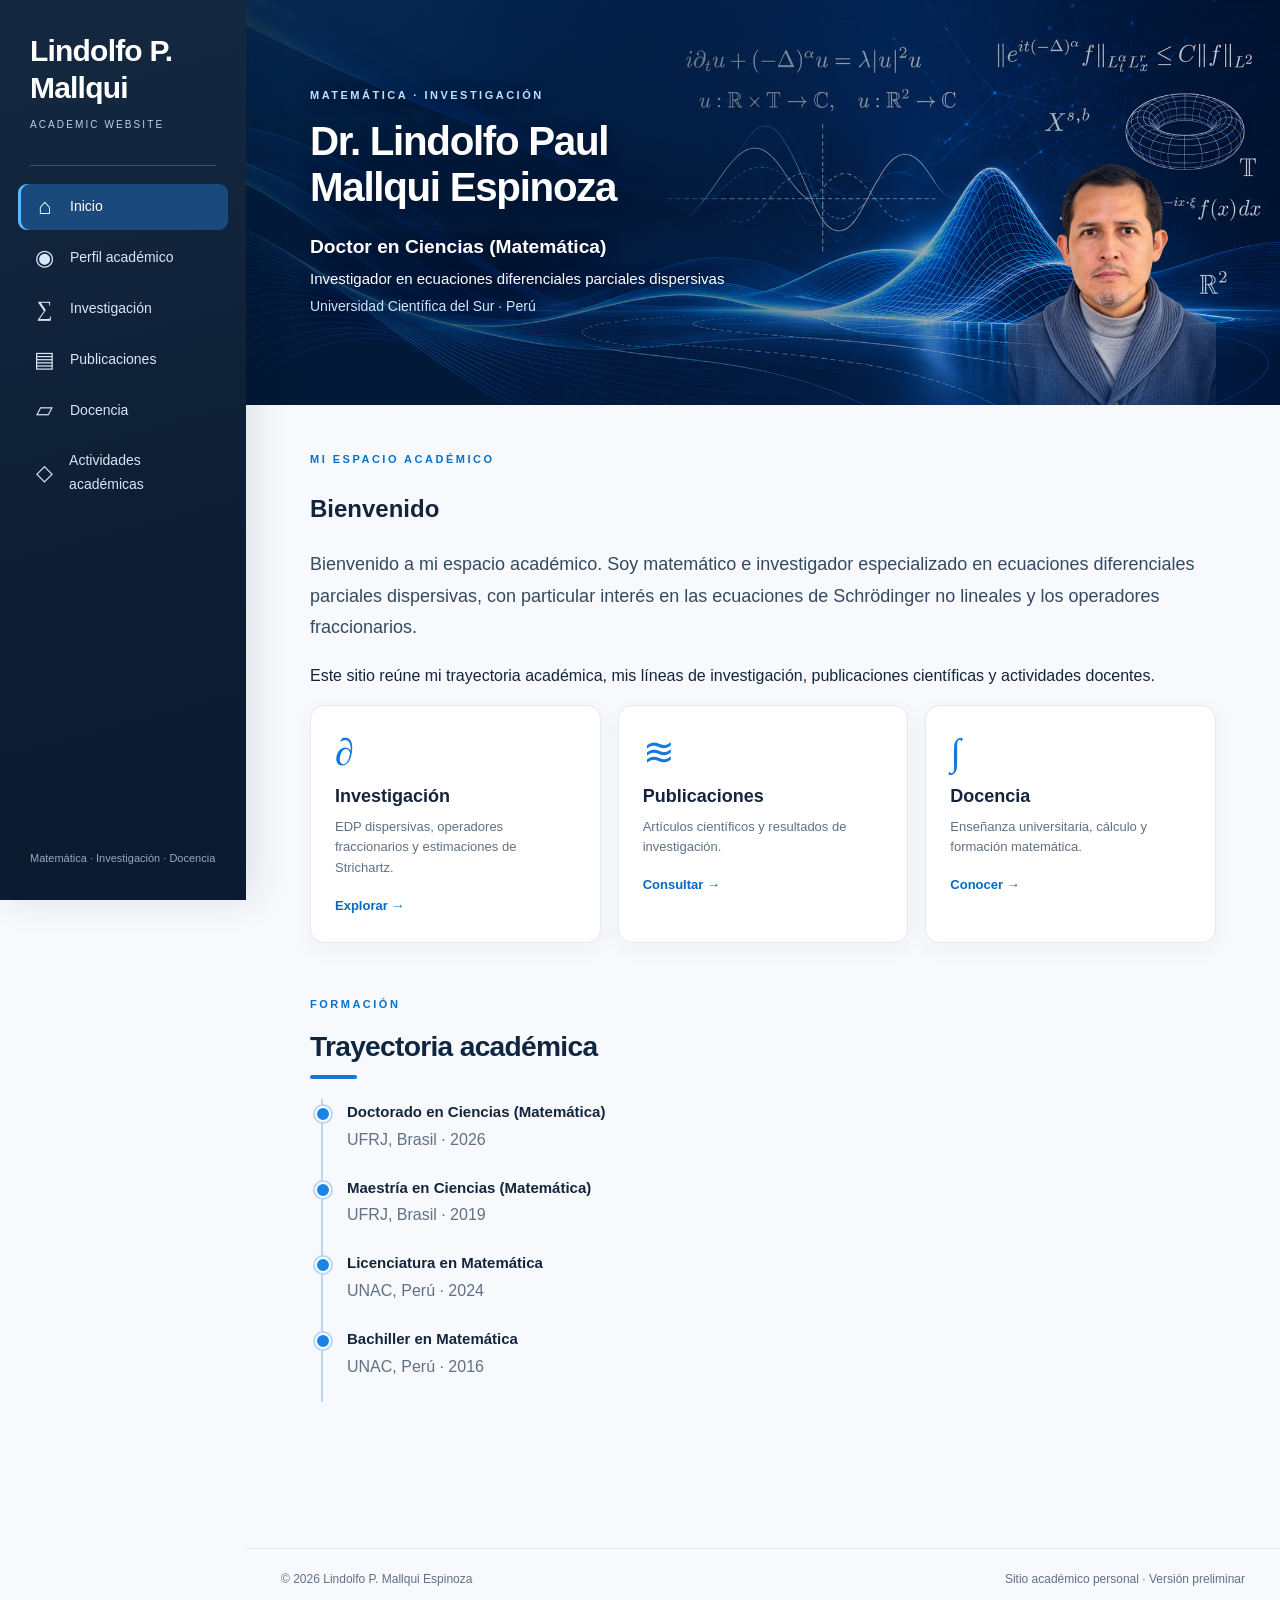
<file: index.html>
<!doctype html>
<html lang="es">
<head>
  <meta charset="utf-8"><meta name="viewport" content="width=device-width,initial-scale=1">
  <meta name="description" content="Página académica del Dr. Lindolfo Paul Mallqui Espinoza. Investigación en ecuaciones diferenciales parciales dispersivas, Schrödinger no lineal y operadores fraccionarios.">
  <meta name="theme-color" content="#0b1d32"><title>Dr. Lindolfo P. Mallqui Espinoza | Matemático e investigador</title>
  <link rel="stylesheet" href="styles.css">
  <link rel="icon" href="data:image/svg+xml,%3Csvg xmlns='http://www.w3.org/2000/svg' viewBox='0 0 64 64'%3E%3Crect width='64' height='64' rx='12' fill='%23062148'/%3E%3Ctext x='32' y='46' font-size='46' text-anchor='middle' fill='white'%3E%E2%88%91%3C/text%3E%3C/svg%3E">
</head>
<body>
<a class="skip" href="#main">Ir al contenido</a>
<button id="mobile-toggle" class="mobile-toggle" aria-label="Abrir menú" aria-expanded="false" aria-controls="sidebar">☰ <span>Menú</span></button>
<div class="shell">
<aside class="sidebar" id="sidebar" aria-label="Navegación principal">
  <a href="#inicio" class="brand"><span class="brand-monogram">Lindolfo P.<br>Mallqui</span><span class="brand-sub">ACADEMIC WEBSITE</span></a>
  <div class="brand-rule"></div>
  <nav id="navigation">
    <a href="#inicio" data-route="inicio"><span class="nav-icon">⌂</span>Inicio</a>
    <a href="#perfil" data-route="perfil"><span class="nav-icon">◉</span>Perfil académico</a>
    <a href="#investigacion" data-route="investigacion"><span class="nav-icon">∑</span>Investigación</a>
    <a href="#publicaciones" data-route="publicaciones"><span class="nav-icon">▤</span>Publicaciones</a>
    <a href="#docencia" data-route="docencia"><span class="nav-icon">▱</span>Docencia</a>
    <a href="#actividades" data-route="actividades"><span class="nav-icon">◇</span>Actividades académicas</a>
  </nav>
  <div class="sidebar-footer">Matemática · Investigación · Docencia</div>
</aside>
<div id="overlay" class="overlay" hidden></div>
<div class="page-wrap">
  <header class="hero" id="hero">
    <div class="hero-shade"></div>
    <div class="hero-content">
      <div class="hero-copy"><p class="eyebrow">MATEMÁTICA · INVESTIGACIÓN</p><h1>Dr. Lindolfo Paul<br>Mallqui Espinoza</h1><p class="hero-degree">Doctor en Ciencias (Matemática)</p><p class="hero-detail">Investigador en ecuaciones diferenciales parciales dispersivas</p><p class="hero-affiliation">Universidad Científica del Sur · Perú</p></div>
<div class="portrait" id="portrait">
    <img src="assets/foto-perfil.png" alt="Fotografía académica">
</div>    </div>
  </header>
  <main id="main" tabindex="-1"></main>
  <footer class="footer"><span>© <span id="year"></span> Lindolfo P. Mallqui Espinoza</span><span>Sitio académico personal · Versión preliminar</span></footer>
</div>
</div>
<script src="content.js"></script><script src="script.js"></script>
</body></html>
</file>
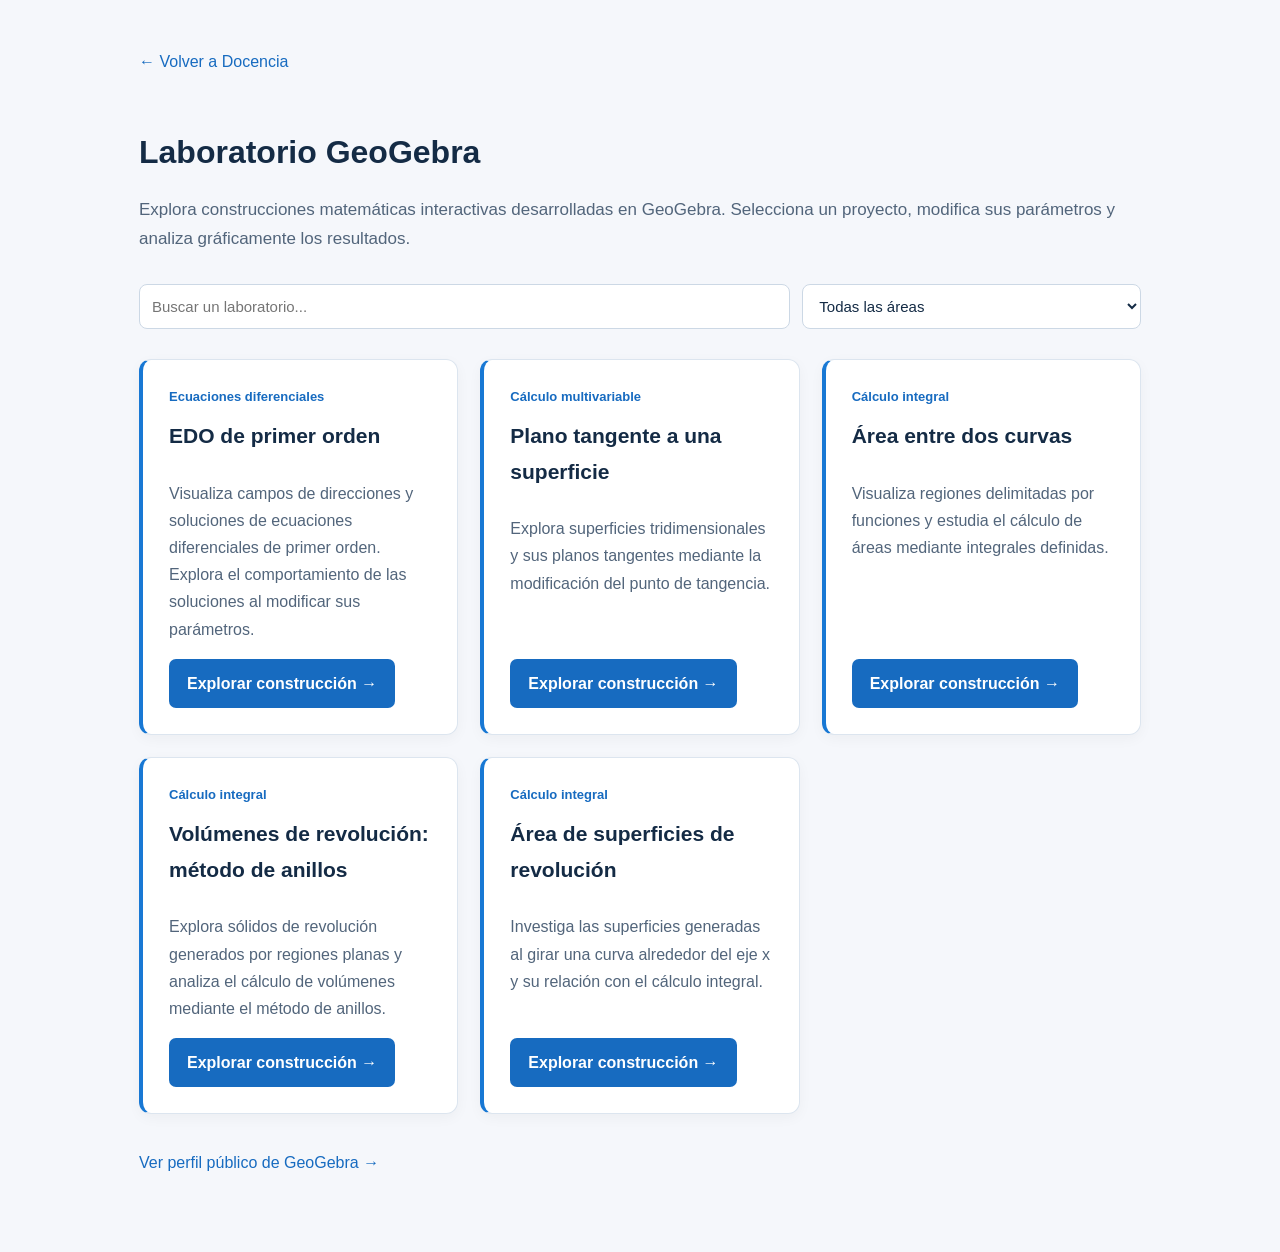
<file: laboratorios/geogebra.html>
<!DOCTYPE html>
<html lang="es">
<head>
  <meta charset="UTF-8">
  <meta name="viewport" content="width=device-width, initial-scale=1.0">

  <title>Laboratorio GeoGebra | L. P. Mallqui</title>
  <link rel="stylesheet" href="../styles.css">

  <style>
    body {
      margin: 0;
      background: #f5f7fb;
      color: #142b45;
      font-family: Arial, sans-serif;
    }

    .lab-container {
      max-width: 1100px;
      margin: auto;
      padding: 48px 24px;
    }

    .back-link {
      display: inline-block;
      margin-bottom: 28px;
      color: #176bc0;
      text-decoration: none;
    }

    .lab-header h1 {
      font-size: 32px;
      margin-bottom: 12px;
    }

    .lab-header p {
      font-size: 17px;
      line-height: 1.7;
      color: #52657b;
    }

    .lab-toolbar {
      display: flex;
      flex-wrap: wrap;
      gap: 12px;
      margin: 30px 0;
    }

    .lab-search,
    .lab-filter {
      padding: 12px;
      border: 1px solid #ccd8e5;
      border-radius: 8px;
      font-size: 15px;
      background: white;
      color: #142b45;
    }

    .lab-search {
      flex: 2;
      min-width: 220px;
    }

    .lab-filter {
      flex: 1;
      min-width: 190px;
    }

    .lab-grid {
      display: grid;
      grid-template-columns:
        repeat(auto-fit, minmax(280px, 1fr));
      gap: 22px;
    }

    .lab-card {
      background: white;
      border: 1px solid #dce5ef;
      border-left: 4px solid #1878d4;
      border-radius: 12px;
      padding: 26px;
      box-shadow: 0 4px 14px rgba(0,0,0,.04);
      display: flex;
      flex-direction: column;
    }

    .lab-card h2 {
      font-size: 21px;
      margin: 10px 0;
    }

    .lab-card p {
      color: #52657b;
      line-height: 1.7;
      flex-grow: 1;
    }

    .lab-category {
      color: #176bc0;
      font-size: 13px;
      font-weight: bold;
    }

    .lab-link {
      display: inline-block;
      align-self: flex-start;
      padding: 11px 18px;
      border-radius: 7px;
      background: #176bc0;
      color: white;
      text-decoration: none;
      font-weight: bold;
    }

    .lab-link:hover {
      background: #104f91;
    }

    .lab-footer {
      margin-top: 35px;
    }

    .empty-message {
      display: none;
      padding: 24px;
      text-align: center;
      color: #52657b;
    }
  </style>
</head>

<body>
  <main class="lab-container">

    <a class="back-link" href="../index.html#docencia">
      ← Volver a Docencia
    </a>

    <header class="lab-header">
      <h1>Laboratorio GeoGebra</h1>
      <p>
        Explora construcciones matemáticas interactivas
        desarrolladas en GeoGebra. Selecciona un proyecto,
        modifica sus parámetros y analiza gráficamente
        los resultados.
      </p>
    </header>

    <div class="lab-toolbar">
      <input
        id="buscador"
        class="lab-search"
        type="search"
        placeholder="Buscar un laboratorio..."
        aria-label="Buscar laboratorio"
      >

      <select
        id="filtro"
        class="lab-filter"
        aria-label="Filtrar por área matemática"
      >
        <option value="todos">Todas las áreas</option>
        <option value="edo">Ecuaciones diferenciales</option>
        <option value="multivariable">Cálculo multivariable</option>
        <option value="integral">Cálculo integral</option>
      </select>
    </div>

    <section class="lab-grid" id="catalogo">

      <article class="lab-card" data-area="edo">
        <span class="lab-category">
          Ecuaciones diferenciales
        </span>
        <h2>EDO de primer orden</h2>
        <p>
          Visualiza campos de direcciones y soluciones
          de ecuaciones diferenciales de primer orden.
          Explora el comportamiento de las soluciones
          al modificar sus parámetros.
        </p>
        <a class="lab-link"
           href="https://www.geogebra.org/m/wktvsaec"
           target="_blank" rel="noopener noreferrer">
          Explorar construcción →
        </a>
      </article>

      <article class="lab-card" data-area="multivariable">
        <span class="lab-category">
          Cálculo multivariable
        </span>
        <h2>Plano tangente a una superficie</h2>
        <p>
          Explora superficies tridimensionales y
          sus planos tangentes mediante la
          modificación del punto de tangencia.
        </p>
        <a class="lab-link"
           href="https://www.geogebra.org/m/aaab6ac6"
           target="_blank" rel="noopener noreferrer">
          Explorar construcción →
        </a>
      </article>

      <article class="lab-card" data-area="integral">
        <span class="lab-category">
          Cálculo integral
        </span>
        <h2>Área entre dos curvas</h2>
        <p>
          Visualiza regiones delimitadas por
          funciones y estudia el cálculo de
          áreas mediante integrales definidas.
        </p>
        <a class="lab-link"
           href="https://www.geogebra.org/m/dqxhdb4z"
           target="_blank" rel="noopener noreferrer">
          Explorar construcción →
        </a>
      </article>

      <article class="lab-card" data-area="integral">
        <span class="lab-category">
          Cálculo integral
        </span>
        <h2>Volúmenes de revolución: método de anillos</h2>
        <p>
          Explora sólidos de revolución generados
          por regiones planas y analiza el
          cálculo de volúmenes mediante
          el método de anillos.
        </p>
        <a class="lab-link"
           href="https://www.geogebra.org/m/a2py4pbp"
           target="_blank" rel="noopener noreferrer">
          Explorar construcción →
        </a>
      </article>

      <article class="lab-card" data-area="integral">
        <span class="lab-category">
          Cálculo integral
        </span>
        <h2>Área de superficies de revolución</h2>
        <p>
          Investiga las superficies generadas
          al girar una curva alrededor del eje x
          y su relación con el cálculo integral.
        </p>
        <a class="lab-link"
           href="https://www.geogebra.org/m/vhj2jduk"
           target="_blank" rel="noopener noreferrer">
          Explorar construcción →
        </a>
      </article>

    </section>

    <p id="sin-resultados" class="empty-message">
      No se encontraron laboratorios con esos criterios.
    </p>

    <footer class="lab-footer">
      <a href="https://www.geogebra.org/u/lindolfomallqui"
         target="_blank" rel="noopener noreferrer"
         class="back-link">
        Ver perfil público de GeoGebra →
      </a>
    </footer>

  </main>

  <script>
    const buscador = document.getElementById("buscador");
    const filtro = document.getElementById("filtro");
    const tarjetas = document.querySelectorAll(".lab-card");
    const mensaje = document.getElementById("sin-resultados");

    function filtrarLaboratorios() {
      const texto = buscador.value.toLocaleLowerCase("es").trim();
      const area = filtro.value;
      let visibles = 0;

      tarjetas.forEach(tarjeta => {
        const coincideTexto = tarjeta.textContent
          .toLocaleLowerCase("es")
          .includes(texto);

        const coincideArea =
          area === "todos" ||
          tarjeta.dataset.area === area;

        const mostrar = coincideTexto && coincideArea;
        tarjeta.hidden = !mostrar;
        tarjeta.style.display = mostrar ? "" : "none";

        if (mostrar) visibles++;
      });

      mensaje.style.display = visibles === 0 ? "block" : "none";
    }

    buscador.addEventListener("input", filtrarLaboratorios);
    filtro.addEventListener("change", filtrarLaboratorios);
  </script>

</body>
</html>
</file>
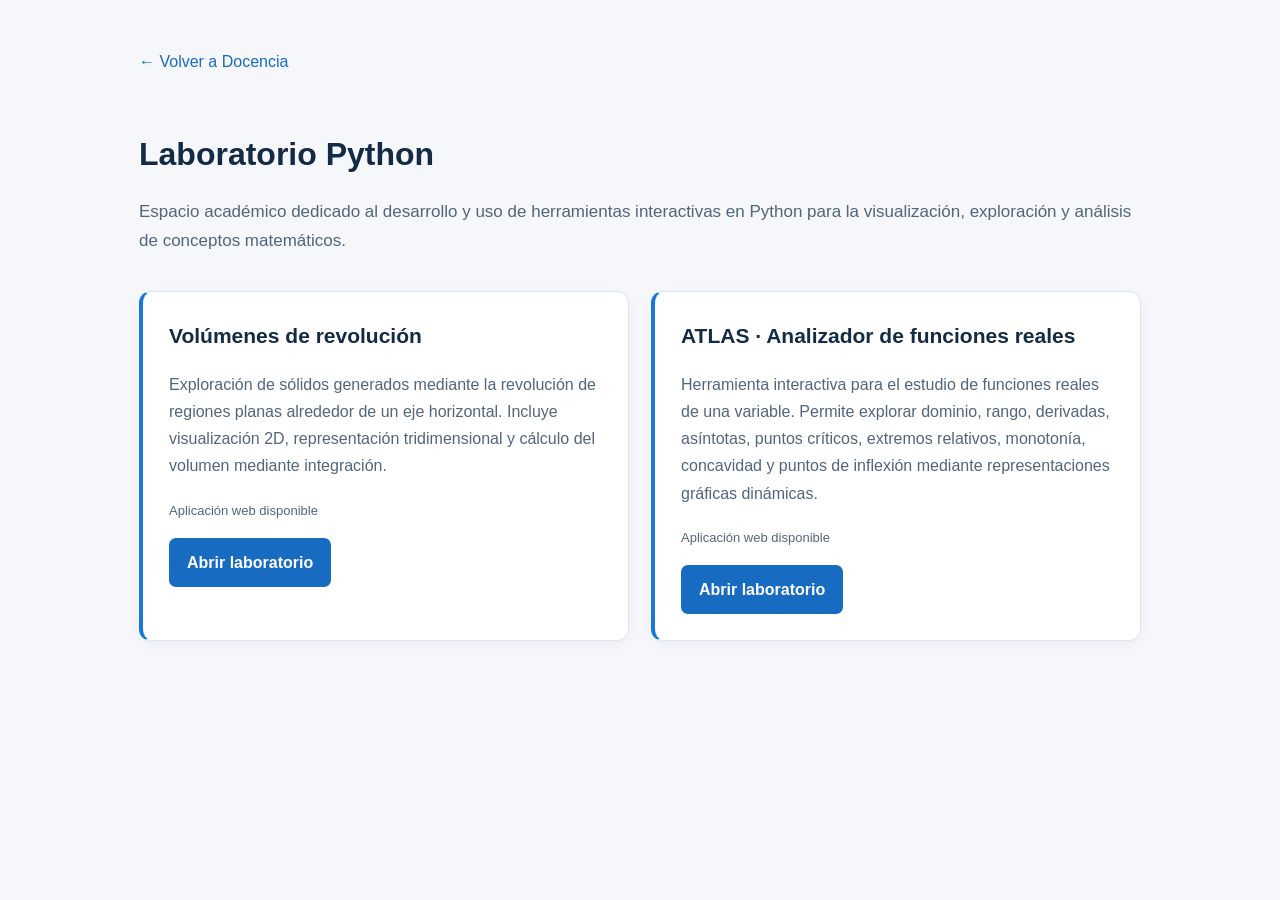
<file: laboratorios/python.html>
<!DOCTYPE html>
<html lang="es">
<head>
  <meta charset="UTF-8">
  <meta name="viewport" content="width=device-width, initial-scale=1.0">
  <title>Laboratorio Python | L. P. Mallqui</title>

  <link rel="stylesheet" href="../styles.css">

  <style>
    body {
      margin: 0;
      background: #f5f7fb;
      color: #142b45;
      font-family: Arial, sans-serif;
    }

    .lab-container {
      max-width: 1100px;
      margin: 0 auto;
      padding: 48px 24px;
    }

    .lab-header {
      margin-bottom: 35px;
    }

    .lab-header h1 {
      font-size: 32px;
      margin-bottom: 12px;
    }

    .lab-header p {
      font-size: 17px;
      line-height: 1.7;
      color: #52657b;
    }

    .lab-grid {
      display: grid;
      grid-template-columns: repeat(auto-fit, minmax(280px, 1fr));
      gap: 22px;
    }

    .lab-card {
      background: white;
      border: 1px solid #dce5ef;
      border-left: 4px solid #1878d4;
      border-radius: 12px;
      padding: 26px;
      box-shadow: 0 4px 14px rgba(0,0,0,.04);
    }

    .lab-card h2 {
      font-size: 21px;
      margin-top: 0;
    }

    .lab-card p {
      color: #52657b;
      line-height: 1.7;
    }

    .lab-status {
      display: inline-block;
      margin-bottom: 16px;
      font-size: 13px;
      color: #52657b;
    }

    .lab-link {
      display: inline-block;
      padding: 11px 18px;
      border-radius: 7px;
      background: #176bc0;
      color: white;
      text-decoration: none;
      font-weight: bold;
    }

    .lab-link:hover {
      background: #104f91;
    }

    .lab-link[aria-disabled="true"] {
      background: #e6edf5;
      color: #64748b;
      cursor: default;
    }

    .back-link {
      display: inline-block;
      margin-bottom: 30px;
      color: #176bc0;
      text-decoration: none;
    }
  </style>
</head>

<body>
  <main class="lab-container">

    <a class="back-link" href="../index.html#docencia">
      ← Volver a Docencia
    </a>

    <header class="lab-header">
      <h1>Laboratorio Python</h1>
      <p>
        Espacio académico dedicado al desarrollo y uso de
        herramientas interactivas en Python para la
        visualización, exploración y análisis de conceptos
        matemáticos.
      </p>
    </header>

    <section class="lab-grid">

      <article class="lab-card">
        <h2>Volúmenes de revolución</h2>
        <p>
          Exploración de sólidos generados mediante la
          revolución de regiones planas alrededor de
          un eje horizontal. Incluye visualización 2D,
          representación tridimensional y cálculo
          del volumen mediante integración.
        </p>

        <span class="lab-status">
          Aplicación web disponible
        </span>

        <div>
          <a class="lab-link"
            href="https://mallqui-volumen-revolucion.streamlit.app/"
            target="_blank"
            rel="noopener noreferrer">
          Abrir laboratorio
          </a>
        </div>
      
      </article>

      <article class="lab-card">
        <h2>ATLAS · Analizador de funciones reales</h2>
        <p>
          Herramienta interactiva para el estudio de
          funciones reales de una variable. Permite
          explorar dominio, rango, derivadas,
          asíntotas, puntos críticos, extremos
          relativos, monotonía, concavidad y
          puntos de inflexión mediante
          representaciones gráficas dinámicas.
        </p>

        <span class="lab-status">
          Aplicación web disponible
        </span>

        <div>
          <a class="lab-link"
             href="https://atlas-funciones-mallqui.streamlit.app/"
             target="_blank"
             rel="noopener noreferrer">
            Abrir laboratorio
          </a>
        </div>
      </article>

    </section>

  </main>

</body>
</html>
</file>
<file: styles.css>
:root {
  --navy: #0b1d32;
  --navy2: #102c4c;
  --ink: #14243a;
  --muted: #607185;
  --blue: #1677dc;
  --line: #e2e9f1;
  --bg: #f7f9fc;
}

* {
  box-sizing: border-box;
}

html {
  scroll-behavior: smooth;
}

body {
  margin: 0;
  font: 16px/1.7 'Segoe UI', Inter, Arial, sans-serif;
  color: var(--ink);
  background: var(--bg);
}

a {
  color: #0766bf;
}

a:focus-visible,
button:focus-visible {
  outline: 3px solid #49b3ff;
  outline-offset: 3px;
}

.skip {
  position: absolute;
  top: -100px;
  left: 20px;
  background: #fff;
  z-index: 1000;
  padding: 8px;
}

.skip:focus {
  top: 10px;
}

.shell {
  display: flex;
  min-height: 100vh;
}

.sidebar {
  position: fixed;
  inset: 0 auto 0 0;
  width: 246px;
  background: linear-gradient(165deg, #142941, #0b1b30 80%);
  color: #fff;
  z-index: 50;
  display: flex;
  flex-direction: column;
  padding: 32px 18px;
  box-shadow: 8px 0 35px #06101c1a;
}

.brand {
  padding: 0 12px;
  color: #fff;
  text-decoration: none;
}

.brand-monogram {
  display: block;
  font-size: 30px;
  line-height: 1.24;
  font-weight: 760;
  letter-spacing: -.8px;
}

.brand-sub {
  display: block;
  font-size: 10px;
  letter-spacing: 2.1px;
  color: #b5d3ed;
  margin-top: 10px;
}

.brand-rule {
  height: 1px;
  background: #35526b;
  margin: 32px 12px 18px;
}

.sidebar nav {
  display: grid;
  gap: 5px;
}

.sidebar nav a {
  display: flex;
  gap: 13px;
  align-items: center;
  text-decoration: none;
  color: #d8e6f5;
  padding: 11px 14px;
  border-radius: 9px;
  font-size: 14px;
  transition: .2s;
}

.sidebar nav a:hover,
.sidebar nav a.active {
  background: #1a4a7c;
  color: #fff;
}

.sidebar nav a.active {
  box-shadow: inset 3px 0 #5db9ff;
}

.nav-icon {
  font-family: Georgia, serif;
  font-size: 22px;
  width: 25px;
  text-align: center;
  line-height: 1;
}

.sidebar-footer {
  margin-top: auto;
  font-size: 11px;
  color: #91aac4;
  padding: 20px 12px 0;
}

.page-wrap {
  margin-left: 246px;
  width: calc(100% - 246px);
  min-width: 0;
  display: flex;
  flex-direction: column;
}

.hero {
  height: 405px;
  position: relative;
  background: #062148 url('assets/mathematics-banner.png') center 56%/cover no-repeat;
  color: #fff;
  overflow: hidden;
}

.hero-shade {
  position: absolute;
  inset: 0;
  background: linear-gradient(
    90deg,
    rgba(3,21,45,.84),
    rgba(4,25,55,.5) 50%,
    rgba(4,25,55,.12)
  );
}

.hero-content {
  position: relative;
  height: 100%;
  display: flex;
  align-items: center;
  justify-content: space-between;
  gap: 26px;
  padding: 42px clamp(30px,5vw,90px);
}

.hero-copy {
  max-width: 690px;
  text-shadow: 0 2px 14px #00152b88;
}

.eyebrow,
.section-kicker {
  font-size: 11px;
  font-weight: 750;
  letter-spacing: 2.5px;
}

.eyebrow {
  color: #b9e0ff;
  margin: 0 0 13px;
}

.hero h1 {
  font-size: clamp(30px,3.15vw,49px);
  line-height: 1.15;
  letter-spacing: -1.3px;
  margin: 0 0 20px;
  font-weight: 760;
}

.hero-degree {
  font-size: clamp(16px,1.5vw,20px);
  font-weight: 550;
  margin: 0 0 5px;
}

.hero-detail {
  font-size: 15px;
  line-height: 1.45;
  margin: 0 0 5px;
  max-width: 480px;
}

.hero-affiliation {
  color: #d1e5f9;
  margin: 0;
  font-size: 14px;
}

.portrait {
  flex: 0 0 clamp(140px,17vw,208px);
  height: clamp(172px,20vw,248px);

  border: none;
  border-radius: 0;
  overflow: hidden;
  background: transparent;
  box-shadow: none;
align-self: flex-end;
margin-bottom: -42px;
  -webkit-mask-image: radial-gradient(
    ellipse 75% 75% at center,
    black 45%,
    transparent 100%
  );

  mask-image: radial-gradient(
    ellipse 75% 75% at center,
    black 45%,
    transparent 100%
  );
}

.portrait-placeholder {
  height: 100%;
  display: flex;
  flex-direction: column;
  align-items: center;
  justify-content: center;
  gap: 13px;
  color: #c7ddf1;
}

.portrait-placeholder svg {
  width: 72px;
  height: 72px;
}

.portrait-placeholder span {
  font-size: 11px;
}

.portrait img {
  width: 100%;
  height: 100%;
  object-fit: cover;
  object-position: center 20%;
}

main {
  width: min(1050px,100%);
  margin: 0 auto;
  padding: 45px clamp(28px,5vw,75px) 85px;
  flex: 1;
}

.section {
  padding: 8px 0 34px;
  margin-bottom: 27px;
  border-bottom: 1px solid var(--line);
}

.section:last-child {
  border-bottom: 0;
}

.section-kicker {
  color: #0872cb;
  margin: 0 0 7px;
}

.section h2 {
  font-size: clamp(24px,2.2vw,32px);
  letter-spacing: -.7px;
  line-height: 1.25;
  color: #102640;
  margin: 0 0 20px;
}

.section h2:after {
  content: "";
  display: block;
  width: 47px;
  height: 4px;
  background: var(--blue);
  border-radius: 4px;
  margin-top: 11px;
}

.section h3 {
  font-size: 19px;
  line-height: 1.4;
  margin: 12px 0;
}

.section p {
  margin: 0 0 15px;
}

.lead {
  font-size: 18px;
  line-height: 1.75;
  color: #35495f;
}

.feature-grid {
  display: grid;
  grid-template-columns: repeat(3,minmax(0,1fr));
  gap: 17px;
  margin: 8px 0 44px;
}

.feature {
  background: white;
  border: 1px solid var(--line);
  border-radius: 14px;
  padding: 24px;
  text-decoration: none;
  color: var(--ink);
  box-shadow: 0 6px 25px #17365b0a;
  transition: transform .2s,box-shadow .2s;
}

.feature:hover {
  transform: translateY(-3px);
  box-shadow: 0 12px 35px #17365b19;
}

.feature-icon {
  font: 38px Georgia,serif;
  color: var(--blue);
}

.feature h3 {
  margin: 7px 0 5px;
  font-size: 18px;
}

.feature p {
  font-size: 13px;
  color: var(--muted);
  line-height: 1.6;
  margin: 0 0 12px;
}

.feature-link {
  font-size: 13px;
  font-weight: 700;
  color: #0769c5;
}

.timeline {
  border-left: 2px solid #b8d7f4;
  margin: 15px 0 0 11px;
  padding-left: 24px;
}

.timeline>div {
  position: relative;
  display: flex;
  flex-direction: column;
  gap: 1px;
  padding: 0 0 22px;
}

.timeline>div:before {
  content: "";
  position: absolute;
  left: -32px;
  top: 7px;
  width: 12px;
  height: 12px;
  border-radius: 50%;
  background: #1684e9;
  border: 2px solid #fff;
  box-shadow: 0 0 0 2px #b8d7f4;
}

.timeline strong {
  font-size: 15px;
}

.timeline span,
.muted {
  color: var(--muted);
}

.entry {
  padding: 10px 0 16px;
}

.entry h3 {
  margin: 0 0 5px;
}

.topic-grid {
  display: grid;
  grid-template-columns: repeat(2,minmax(0,1fr));
  gap: 12px;
  margin-top: 24px;
}

.topic {
  background: #edf5fd;
  border-left: 3px solid #1885e8;
  padding: 14px 18px;
  border-radius: 5px;
  font-size: 14px;
}

.publication {
  background: white;
  border: 1px solid var(--line);
  border-radius: 14px;
  padding: 28px;
  box-shadow: 0 8px 30px #1a39570c;
}

.publication h3 {
  font-size: 20px;
  margin: 9px 0 17px;
}

.pub-year {
  font-size: 11px;
  font-weight: 800;
  color: #0068c7;
  letter-spacing: 1.3px;
}

.link-row {
  display: flex;
  gap: 13px;
  flex-wrap: wrap;
  margin-top: 22px;
}

.link-row a {
  background: #eaf4ff;
  padding: 8px 13px;
  border-radius: 6px;
  text-decoration: none;
  font-size: 13px;
  font-weight: 650;
}

.note {
  font-size: 13px;
  margin-top: 15px!important;
}

.footer {
  display: flex;
  justify-content: space-between;
  gap: 15px;
  padding: 20px 35px;
  border-top: 1px solid var(--line);
  font-size: 12px;
  color: var(--muted);
}

.mobile-toggle {
  display: none;
}

.overlay {
  display: none;
}

@media(max-width:1020px) {
  .sidebar {
    width: 208px;
  }

  .page-wrap {
    margin-left: 208px;
    width: calc(100% - 208px);
  }

  .hero-content {
    padding: 30px;
  }

  .portrait {
    flex-basis: 140px;
    height: 180px;
  }

  .hero h1 {
    font-size: 32px;
  }

  .feature-grid {
    grid-template-columns: 1fr;
  }
}

@media(max-width:700px) {
  .mobile-toggle {
    position: fixed;
    z-index: 80;
    top: 12px;
    left: 12px;
    display: flex;
    align-items: center;
    gap: 8px;
    background: #0d2847;
    color: #fff;
    border: 1px solid #ffffff50;
    border-radius: 8px;
    padding: 9px 12px;
    font-size: 14px;
    box-shadow: 0 5px 20px #00162955;
  }

  .sidebar {
    transform: translateX(-105%);
    transition: transform .25s;
    width: 255px;
    padding-top: 65px;
  }

  .sidebar.open {
    transform: translateX(0);
  }

  .overlay:not([hidden]) {
    display: block;
    position: fixed;
    inset: 0;
    background: #0009;
    z-index: 40;
  }

  .page-wrap {
    margin: 0;
    width: 100%;
  }

  .hero {
    height: auto;
    min-height: 525px;
  }

  .hero-content {
    padding: 76px 24px 35px;
    flex-direction: column-reverse;
    align-items: flex-start;
    justify-content: flex-end;
    gap: 24px;
  }

  .hero h1 {
    font-size: clamp(29px,8vw,40px);
  }

  .hero-copy {
    max-width: 100%;
  }

  .portrait {
    flex: none;
    width: 118px;
    height: 137px;
    align-self: flex-end;
  }

  .portrait-placeholder svg {
    width: 43px;
    height: 43px;
  }

  .portrait-placeholder span {
    font-size: 9px;
  }

  .hero-detail {
    font-size: 14px;
  }

  .hero-degree {
    font-size: 16px;
  }

  main {
    padding: 32px 22px 55px;
  }

  .feature-grid,
  .topic-grid {
    grid-template-columns: 1fr;
  }

  .footer {
    flex-direction: column;
    padding: 20px 22px;
  }

  .section h2 {
    font-size: 25px;
  }

  .lead {
    font-size: 16px;
  }
}

@media(prefers-reduced-motion:reduce) {
  *,
  *:before,
  *:after {
    scroll-behavior: auto!important;
    transition: none!important;
  }
}

/* ==================================================
   TARJETAS INTERACTIVAS DE CURSOS
   ================================================== */

.course-card {
  margin: 14px 0;
  border: 1px solid #d7e3f1;
  border-left: 4px solid #1876d2;
  border-radius: 12px;
  background: #ffffff;
  overflow: hidden;
  box-shadow: 0 3px 12px rgba(10, 35, 65, 0.05);
}

.course-card summary {
  display: flex;
  align-items: center;
  justify-content: space-between;
  gap: 15px;
  padding: 20px 22px;
  cursor: pointer;
  font-weight: 600;
  color: #102b4a;
  list-style: none;
  transition: background 0.2s ease;
}

.course-card summary::-webkit-details-marker {
  display: none;
}

.course-card summary:hover {
  background: #eaf3fd;
}

.course-card summary:focus-visible {
  outline: 3px solid #1876d2;
  outline-offset: -3px;
}

.course-action {
  color: #1673c5;
  font-size: 0.85em;
  white-space: nowrap;
}

.course-card[open] {
  background: #f8fbff;
}

.course-card[open] summary {
  border-bottom: 1px solid #d7e3f1;
}

.course-card > :not(summary) {
  margin-left: 22px;
  margin-right: 22px;
}

.course-card > :last-child {
  margin-bottom: 20px;
}

@media (max-width: 600px) {
  .course-card summary {
    flex-direction: column;
    align-items: flex-start;
  }
}

/* ==========================================
   RECURSOS ACADÉMICOS - LISTA DE PDF
   ========================================== */

.pdf-list {
  display: flex;
  flex-direction: column;
  gap: 10px;
  margin: 18px 0;
}

.pdf-item {
  display: flex;
  align-items: center;
  justify-content: space-between;
  gap: 20px;
  padding: 14px 18px;
  background: #ffffff;
  border: 1px solid #dce5ef;
  border-radius: 10px;
}

.pdf-title {
  flex: 1;
  font-size: 15px;
  font-weight: 500;
  color: #17345b;
}

.pdf-actions {
  display: flex;
  align-items: center;
  justify-content: flex-end;
  gap: 12px;
  flex-shrink: 0;
}

.pdf-actions button,
.pdf-actions a {
  display: inline-flex;
  align-items: center;
  justify-content: center;
  padding: 8px 12px;
  border: 1px solid #cbd9e8;
  border-radius: 7px;
  background: #f1f6fc;
  color: #1264b0;
  font-size: 13px;
  font-weight: 500;
  text-decoration: none;
  cursor: pointer;
}

.pdf-actions button:hover,
.pdf-actions a:hover {
  background: #dcecff;
}

@media (max-width: 600px) {
  .pdf-item {
    flex-wrap: wrap;
  }

  .pdf-actions {
    width: 100%;
    justify-content: flex-end;
  }
}
</file>
